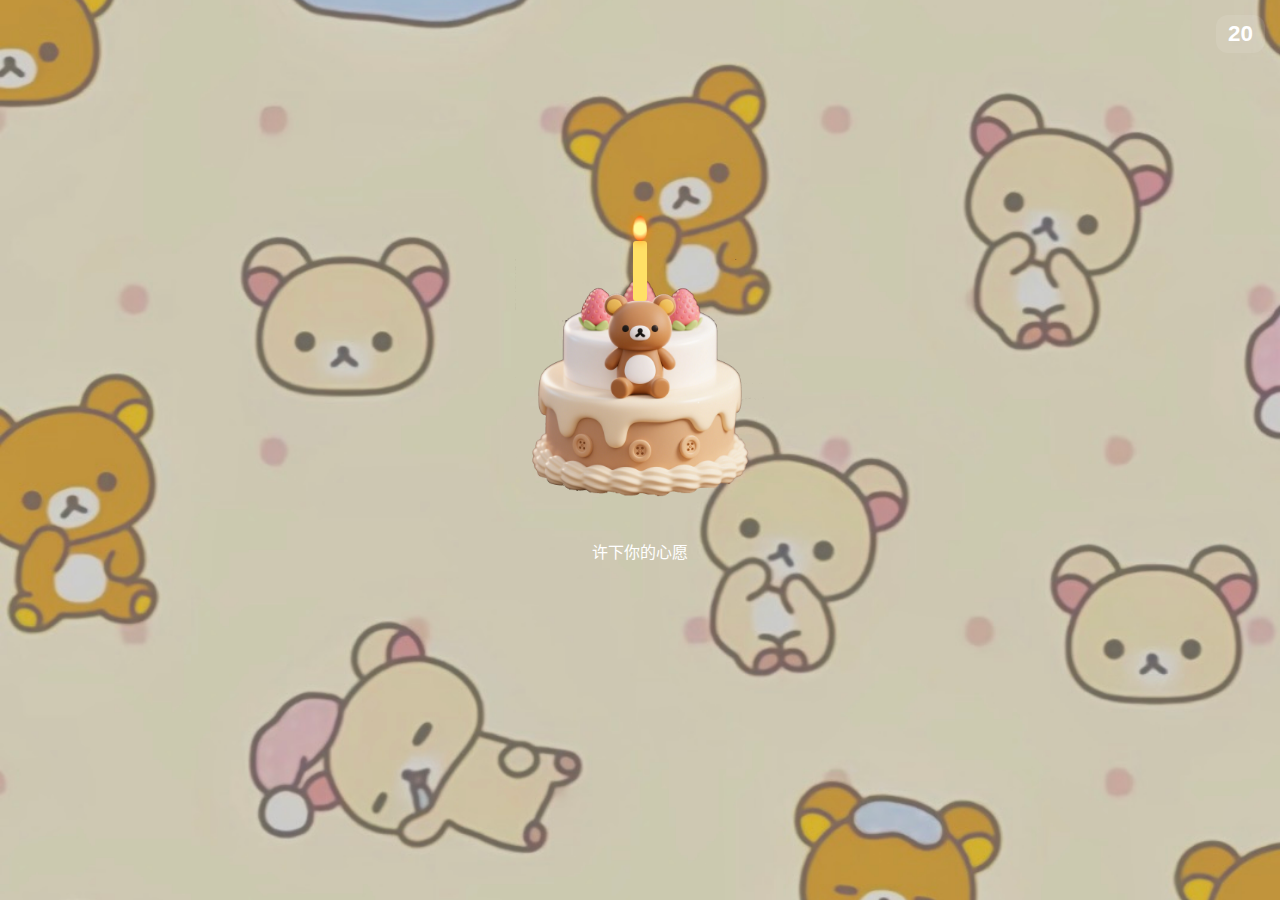
<file: index.html>
<!DOCTYPE html>
<html>
<head>
  <meta http-equiv="refresh" content="0; url=birthdaycake.html" />
  <title>Redirecting...</title>
</head>
<body>
  如果没有自动跳转，请 <a href="birthdaycake.html">点击这里</a>.
</body>
</html>
</file>
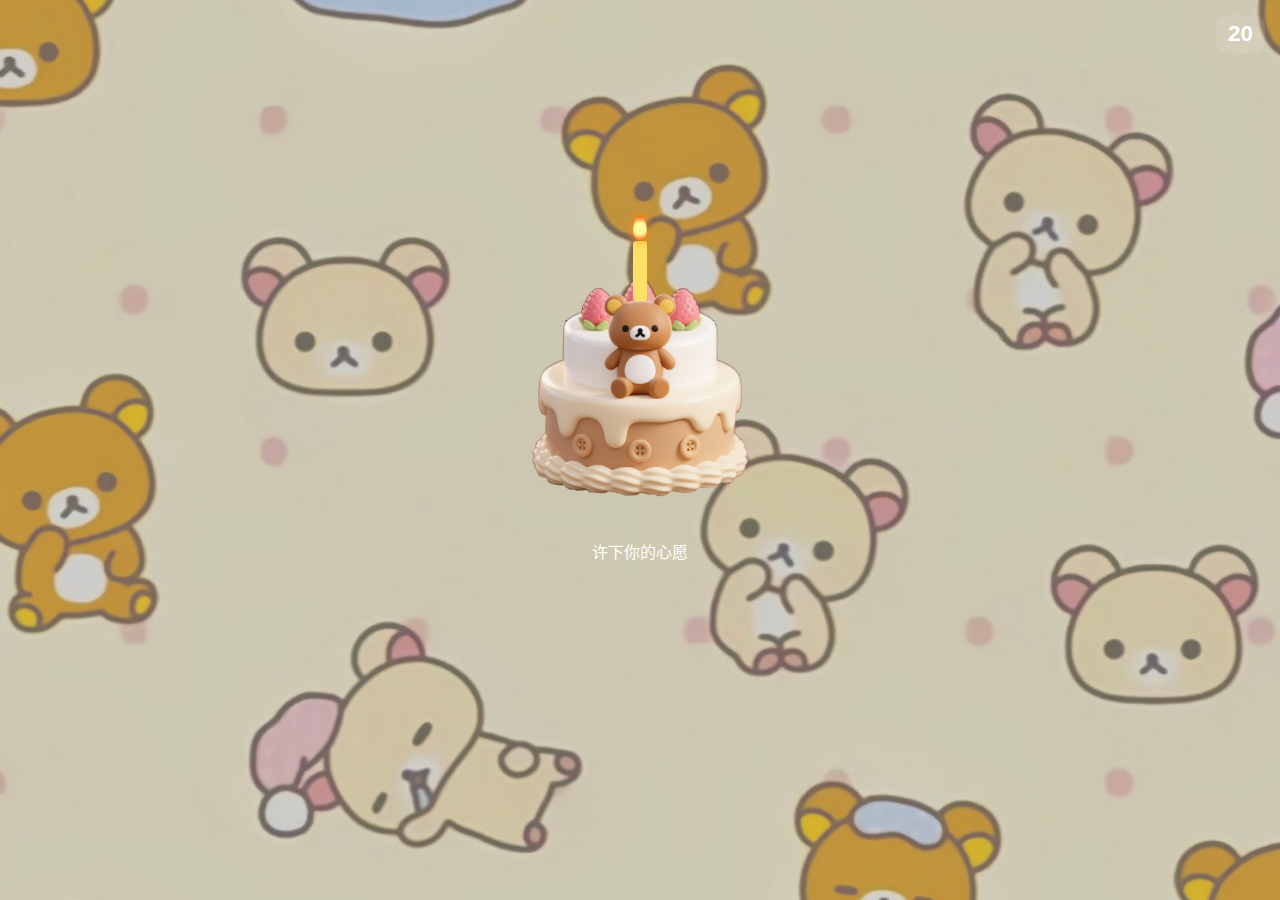
<file: birthdaycake.html>
<!DOCTYPE html>
<html lang="zh-CN">

<head>
  <meta charset="utf-8" />
  <title>生日引导动画 - 蛋糕点蜡烛互动</title>
  <meta name="viewport" content="width=device-width, initial-scale=1" />
  <style>
    html,
    body {
      margin: 0;
      padding: 0;
      height: 100%;
      background: scroll;
      font-family: "Helvetica Neue", Helvetica, Arial, sans-serif;
      color: #fff;
      overflow: hidden;
    }

    #intro-container {
      position: absolute;
      top: 0;
      left: 0;
      width: 100vw;
      height: 100vh;
      display: flex;
      flex-direction: column;
      align-items: center;
      justify-content: center;
      background-image: url('images/bgc03.jpg');
      /* 改成你的图片文件路径 */
      background-repeat: no-repeat;
      /* 不重复平铺 */
      background-size: cover;
      /* 自动缩放图片铺满整个背景 */
      background-position: center center;
      /* 图片居中显示 */
      z-index: 10;
    }

    /* 蛋糕容器 */
    #cake-container {
      position: relative;
      width: 250px;
      height: 250px;
      background: none;
    }

    .cake-img {
      position: absolute;
      inset: 0;
      width: 100%;
      height: 100%;
      object-fit: contain;
      z-index: 0;
      user-select: none;
      -webkit-user-drag: none;
      pointer-events: none;
    }

    /* 蜡烛 */
    .candle {
      position: absolute;
      bottom: 208px;
      width: 14px;
      height: 60px;
      background: #ffe066;
      border-radius: 3px;
      left: 50%;
      margin-left: -7px;
      z-index: 1;
    }

    /* 火焰 */
    .flame {
      position: absolute;
      top: -25px;
      left: 50%;
      width: 14px;
      height: 25px;
      margin-left: -7px;
      background: radial-gradient(circle at center, #fffa9c 40%, #ff5500 90%);
      border-radius: 50% 50% 50% 50% / 60% 60% 40% 40%;
      filter: drop-shadow(0 0 5px #ff8800);
      animation: flicker 1.5s infinite ease-in-out;
      transform-origin: center bottom;
    }

    /* 火焰闪烁动画 */
    @keyframes flicker {

      0%,
      100% {
        transform: scale(1) translateY(0);
        opacity: 1;
      }

      50% {
        transform: scale(1.1) translateY(-3px);
        opacity: 0.8;
      }
    }

    /* 火焰熄灭 */
    .flame.extinguished {
      animation: extinguish 1.5s forwards;
    }

    @keyframes extinguish {
      0% {
        opacity: 1;
        transform: scale(1) translateY(0);
      }

      100% {
        opacity: 0;
        transform: scale(0) translateY(-10px);
      }
    }

    /* 文字 */
    #wish-text,
    #blow-btn {
      margin-top: 30px;
      opacity: 0;
      transition: opacity 1s ease;
      user-select: none;

    }

    #wish-text.show,
    #blow-btn.show {
      opacity: 1;
      size: 30px;
    }

    #blow-btn {
      padding: 10px 30px;
      background: #fff;
      border: none;
      border-radius: 25px;
      cursor: pointer;
      font-size: 1.2rem;
    }

    /* 倒计时 */
    #countdown {
      position: absolute;
      top: 15px;
      right: 15px;
      font-size: 1.4rem;
      background: rgba(255, 255, 255, 0.1);
      padding: 6px 12px;
      border-radius: 12px;
      font-weight: bold;
      user-select: none;
      display: block;
      /* 默认显示 */
    }

    #cake-message {
      position: absolute;
      bottom: 710px;
      /* 蛋糕容器高度250px，上方20px */
      font-weight: bold;
      font-size: 3rem;
      color: #9b805a;
      text-shadow: 0 0 5px #f5f3db;
      user-select: none;
      pointer-events: none;
      width: 100%;
      text-align: center;
      left: 0;
      z-index: 5;
    }
  </style>
</head>

<body>

  <div id="intro-container">
    <!-- <div id="cake-message">萌妞生日快乐</div> -->
    <div id="cake-container">
      <img class="cake-img" src="./images/qsxiong06.png?v=4" alt="蛋糕" />
      <div class="candle">
        <div class="flame" id="flame"></div>
      </div>
    </div>

    <div id="wish-text">许下你的心愿</div>
    <button id="blow-btn">吹灭蜡烛</button>
    <div id="countdown">20</div>
  </div>

  <script>
    const flame = document.getElementById('flame');
    const wishText = document.getElementById('wish-text');
    const blowBtn = document.getElementById('blow-btn');
    const countdown = document.getElementById('countdown');

    function delay(ms) {
      return new Promise(resolve => setTimeout(resolve, ms));
    }

    async function startSequence() {
      // 倒计时从一开始就显示并倒数
      let timeLeft = 20;
      countdown.textContent = timeLeft;
      countdown.style.display = 'block';

      const timer = setInterval(() => {
        timeLeft--;
        countdown.textContent = timeLeft;
        if (timeLeft <= 0) {
          clearInterval(timer);
          blowOut();
        }
      }, 1000);

      // 直接显示“许下你的心愿”
      wishText.classList.add('show');

      // 3 秒后显示“吹灭蜡烛”按钮（可选）
      await delay(3000);
      blowBtn.classList.add('show');

      // 点击按钮熄灭蜡烛
      blowBtn.onclick = () => {
        clearInterval(timer);
        blowOut();
      };
    }



    function blowOut() {
      flame.classList.add('extinguished');
      blowBtn.style.display = 'none';
      wishText.style.display = 'none';
      countdown.style.display = 'none';

      // 等待熄灭动画结束后跳转（动画时长1.5秒）
      setTimeout(() => {
        window.location.href = 'guide.html';
      }, 1500);
    }


    startSequence();
  </script>

</body>

</html>
</file>
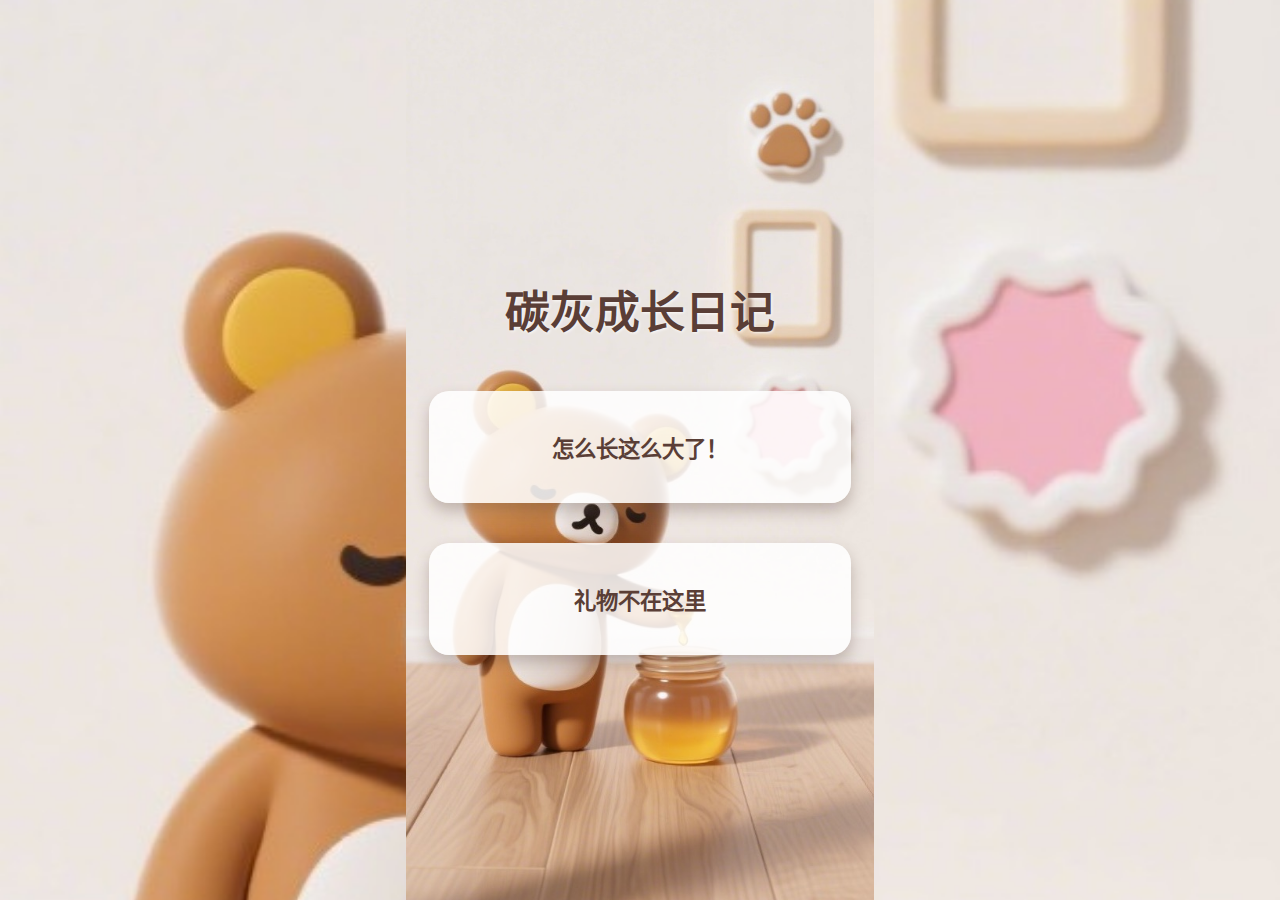
<file: guide.html>
<!DOCTYPE html>
<html lang="zh-CN">

<head>
  <meta charset="utf-8" />
  <title>轻松熊导览页面</title>
  <meta name="viewport" content="width=device-width, initial-scale=1" />
  <style>
    html,
    body {
      margin: 0;
      padding: 0;
      height: 100%;
      font-family: "Helvetica Neue", Helvetica, Arial, sans-serif;

      background: url('images/qsxiongbackground03.jpg') no-repeat center center / cover;
      color: #333;
      display: flex;
      flex-direction: column;
      justify-content: center;
      align-items: center;
      text-align: center;
      overflow: hidden;
      position: relative;
    }

    h1 {
      font-size: 2.8rem;
      margin-bottom: 50px;
      color: #5A3E36;
      text-shadow: 1px 1px 3px rgba(255, 255, 255, 0.8);
    }

    .modules {
      display: flex;
      gap: 40px;
      flex-wrap: wrap;
      justify-content: center;
      width: 90%;
      max-width: 600px;
    }

    .module {
      background: rgba(255 255 255 / 0.85);
      border-radius: 20px;
      box-shadow: 0 8px 15px rgb(90 62 54 / 0.3);
      padding: 40px 30px;
      flex: 1 1 200px;
      cursor: pointer;
      transition: transform 0.3s ease, box-shadow 0.3s ease;
      color: #5A3E36;
      font-weight: bold;
      font-size: 1.4rem;
      user-select: none;
      z-index: 1;
      position: relative;
    }

    .module:hover {
      transform: translateY(-8px);
      box-shadow: 0 14px 25px rgb(90 62 54 / 0.5);
    }

    /* 渐变覆盖层 */
    #fade-overlay {
      pointer-events: none;
      position: fixed;
      top: 0;
      left: 0;
      width: 100vw;
      height: 100vh;
      background: black;
      opacity: 0;
      transition: opacity 0.8s ease;
      z-index: 9999;
    }
  </style>
</head>

<body>

  <h1>碳灰成长日记</h1>

  <div class="modules">
    <div class="module" onclick="fadeToPage('swiper.html')">怎么长这么大了！</div>
    <div class="module" onclick="fadeToPage('cake.html')">礼物不在这里</div>
  </div>

  <!-- 渐变遮罩 -->
  <div id="fade-overlay"></div>

  <script>
    function fadeToPage(page) {
      const overlay = document.getElementById('fade-overlay');
      overlay.style.pointerEvents = 'auto'; // 开启遮罩事件，防止多次点击
      overlay.style.opacity = '1'; // 开始变暗

      // 0.8秒后跳转
      setTimeout(() => {
        location.href = page;
      }, 800);
    }
  </script>

</body>

</html>
</file>
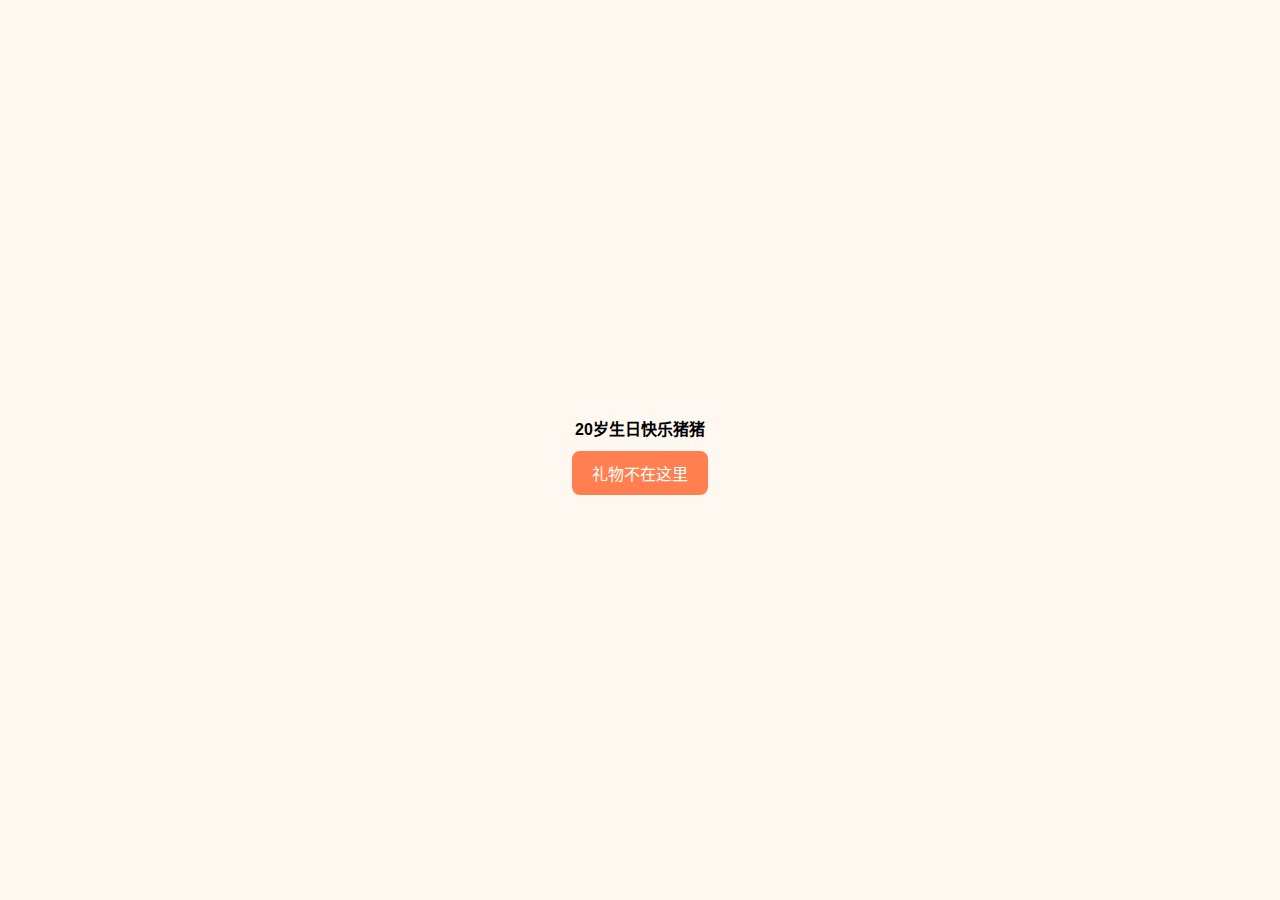
<file: story.html>
<!DOCTYPE html>
<html lang="zh-CN">

<head>
  <meta charset="UTF-8" />
  <title>生日祝语</title>
  <style>
    body {
      font-family: "Helvetica Neue", Helvetica, Arial, sans-serif;
      background-color: #fff8f0;
      display: flex;
      flex-direction: column;
      align-items: center;
      justify-content: center;
      height: 100vh;
      margin: 0;
      text-align: center;
      color: #444;
    }

    h1 {
      font-size: 1rem;
      color: #000;
    }

    button {
      padding: 10px 20px;
      background-color: #ff7f50;
      color: white;
      font-size: 1rem;
      border: none;
      border-radius: 8px;
      cursor: pointer;
      transition: background 0.3s;
    }

    button:hover {
      background-color: #e96e3f;
    }
  </style>
</head>

<body>

  <h1>20岁生日快乐猪猪</h1>
  <button onclick="askPassword()">礼物不在这里</button>

  <script>
    function askPassword() {
      const password = prompt("输入在一起日期：（如：20050813）");
      if (password === null) return; // 取消输入

      const correctPassword = "20231231"; // 在这里修改你的密码

      if (password === correctPassword) {
        // 密码正确，跳转到另一页面
        window.location.href = "gift.html"; // 你后面可以改成你想去的页面
      } else {
        alert("不是这个！！！");
      }
    }
  </script>

</body>

</html>
</file>
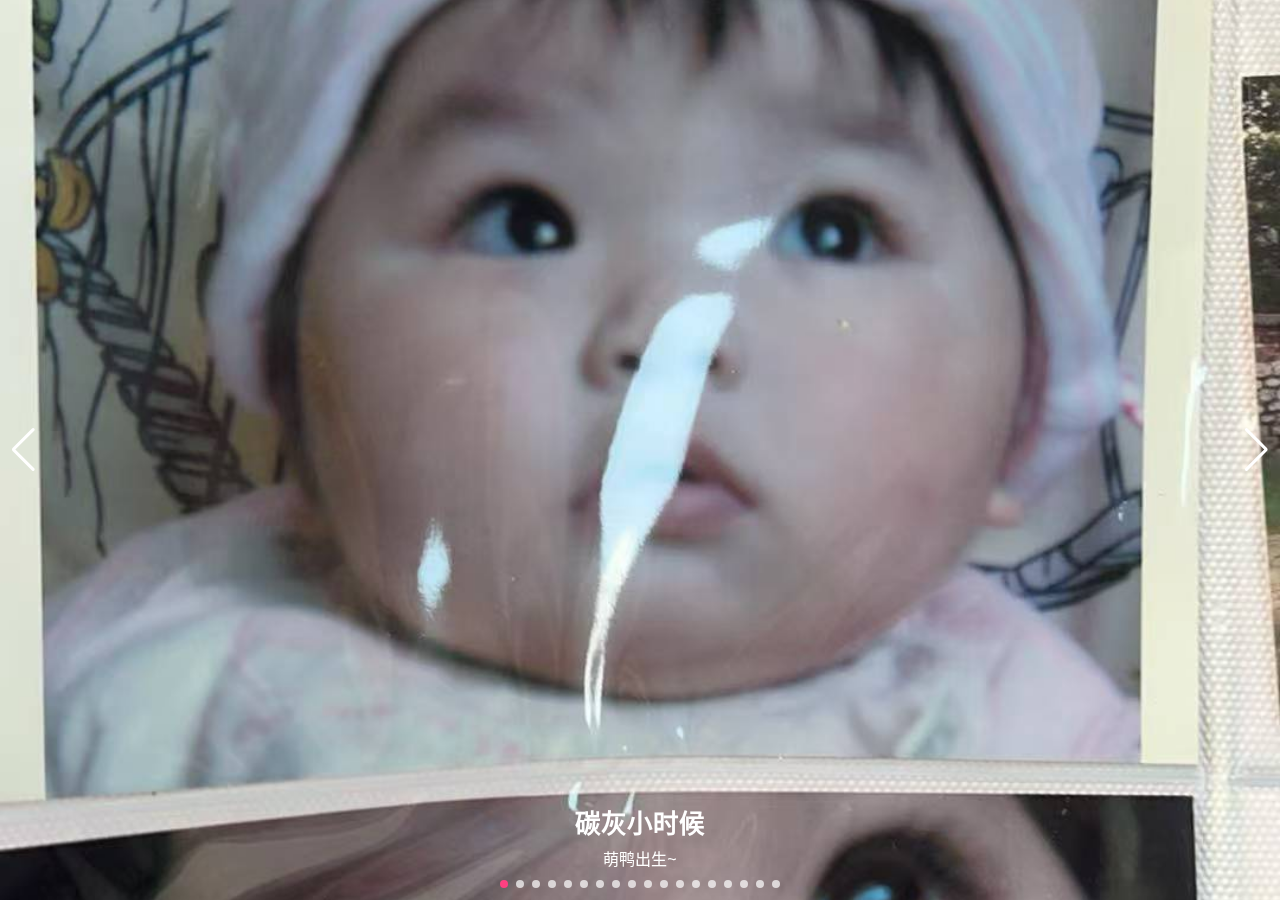
<file: swiper.html>
<!DOCTYPE html>
<html lang="zh-CN">

<head>
  <meta charset="utf-8" />
  <title>生日轮播图</title>
  <meta name="viewport" content="width=device-width, initial-scale=1" />
  <link rel="stylesheet" href="https://cdn.jsdelivr.net/npm/swiper@11/swiper-bundle.min.css" />
  <style>
    html,
    body {
      margin: 0;
      padding: 0;
      height: 100%;
      background: #000;
      font-family: "Helvetica Neue", Helvetica, Arial, sans-serif;
      color: #fff;
      overflow: hidden;
    }

    .swiper {
      width: 100vw;
      height: 100vh;
    }

    .swiper-slide {
      position: relative;
      display: flex;
      justify-content: center;
      align-items: center;
      background: #222;
    }

    .swiper-slide img {
      width: 100%;
      height: 100%;
      object-fit: cover;
    }

    .slide-text {
      position: absolute;
      bottom: 20px;
      left: 0;
      width: 100%;
      padding: 10px 15px;
      box-sizing: border-box;
      text-align: center;
      color: #fff;
    }

    .slide-text h2 {
      margin: 0 0 6px 0;
      font-size: 1.6rem;
      font-weight: bold;
    }

    .slide-text p {
      margin: 0;
      font-size: 1rem;
      color: #fff;
    }

    .swiper-pagination-bullet {
      background: rgba(255, 255, 255, 0.7);
      opacity: 1;
    }

    .swiper-pagination-bullet-active {
      background: #ff4081;
    }

    .swiper-button-next,
    .swiper-button-prev {
      color: #fff;
    }
  </style>
</head>

<body>

  <div class="swiper mySwiper">
    <div class="swiper-wrapper">
      <div class="swiper-slide">
        <img src="./images/xiaoshihou.jpg" alt="生日快乐" />
        <div class="slide-text">
          <h2>碳灰小时候</h2>
          <p>萌鸭出生~</p>
        </div>
      </div>
      <div class="swiper-slide">
        <img src="./images/xaioshihou2.jpg" alt="生日快乐" />
        <div class="slide-text">
          <h2>碳灰小时候2</h2>
          <p>继续释出萌鸭照~</p>
        </div>
      </div>
      <div class="swiper-slide">
        <img src="./images/nichousha.jpg" alt="生日快乐" />
        <div class="slide-text">
          <h2>碳灰小时候3</h2>
          <p>你瞅啥~</p>
        </div>
      </div>
      <div class="swiper-slide">
        <img src="./images/xiaoxueji.jpg" alt="回忆" />
        <div class="slide-text">
          <h2>碳灰小学鸡时候</h2>
          <p>哎呀哎呀小不点</p>
        </div>
      </div>
      <div class="swiper-slide">
        <img src="./images/dashihou.jpg" alt="回忆" />
        <div class="slide-text">
          <h2>碳灰大时候</h2>
          <p>实话小婴儿</p>
        </div>
      </div>
      <div class="swiper-slide">
        <img src="./images/zhushihou.jpg" alt="未来" />
        <div class="slide-text">
          <h2>碳灰猪时候</h2>
          <p>有猪啊！！！</p>
        </div>
      </div>
      <div class="swiper-slide">
        <img src="./images/daerdong.jpg" alt="回忆" />
        <div class="slide-text">
          <h2>碳灰打耳洞时候</h2>
          <p>和谁一起打的啊👂</p>
        </div>
      </div>

      <div class="swiper-slide">
        <img src="./images/mean.jpg" alt="回忆" />
        <div class="slide-text">
          <h2>碳灰mean时候</h2>
          <p>is not professional💅💅💅</p>
        </div>
      </div>
      <div class="swiper-slide">
        <img src="./images/chimain01.jpg" alt="未来" />
        <div class="slide-text">
          <h2>碳灰嗦面时候1</h2>
          <p>鸭米鸭米</p>
        </div>
      </div>
      <div class="swiper-slide">
        <img src="./images/chimian02.jpg" alt="未来" />
        <div class="slide-text">
          <h2>碳灰吃面时候02</h2>
          <p>吸溜吸溜</p>
        </div>
      </div>
      <div class="swiper-slide">
        <img src="./images/liuhai.jpg" alt="回忆" />
        <div class="slide-text">
          <h2>碳灰有刘海时候</h2>
          <p>季节限定--抹茶蛋挞刘海鸭</p>
        </div>
      </div>
      <div class="swiper-slide">
        <img src="./images/henchangyitiao.jpg" alt="回忆" />
        <div class="slide-text">
          <h2>碳灰很长一条时候</h2>
          <p>像超市门口很长那个气球嘿嘿</p>
        </div>
      </div>
      <div class="swiper-slide">
        <img src="./images/xiaogou.jpg" alt="回忆" />
        <div class="slide-text">
          <h2>碳灰小狗时候</h2>
          <p>嘬嘬嘬</p>
        </div>
      </div>
      <div class="swiper-slide">
        <img src="./images/crying.jpg" alt="回忆" />
        <div class="slide-text">
          <h2>碳灰哭时候</h2>
          <p>显现出鸭型</p>
        </div>
      </div>
      <div class="swiper-slide">
        <img src="./images/smile.jpg" alt="回忆" />
        <div class="slide-text">
          <h2>碳灰笑时候</h2>
          <p>哎呀哎呀哪来的捏捏</p>
        </div>
      </div>
      <div class="swiper-slide">
        <img src="./images/bizhongzhi.jpg" alt="回忆" />
        <div class="slide-text">
          <h2>碳灰偷偷比中指时候</h2>
          <p>原来私底下这么狠</p>
        </div>
      </div>
      <div class="swiper-slide">
        <img src="./images/hushi.jpg" alt="回忆" />
        <div class="slide-text">
          <h2>碳灰护食时候</h2>
          <p>什么东西这么好吃</p>
        </div>
      </div>
      <div class="swiper-slide">
        <img src="./images/END.jpg" alt="回忆" />
        <div class="slide-text">
          <h2>没有啦~</h2>
          <p>碳小灰日记持续更新中...</p>
        </div>
      </div>

    </div>
    <div class="swiper-pagination"></div>
    <div class="swiper-button-next"></div>
    <div class="swiper-button-prev"></div>
  </div>

  <script src="https://cdn.jsdelivr.net/npm/swiper@11/swiper-bundle.min.js"></script>
  <script>
    new Swiper(".mySwiper", {
      loop: true,
      autoplay: {
        delay: 3000,
        disableOnInteraction: false,
      },
      pagination: {
        el: ".swiper-pagination",
        clickable: true,
      },
      navigation: {
        nextEl: ".swiper-button-next",
        prevEl: ".swiper-button-prev",
      },
    });
  </script>

</body>

</html>
</file>
